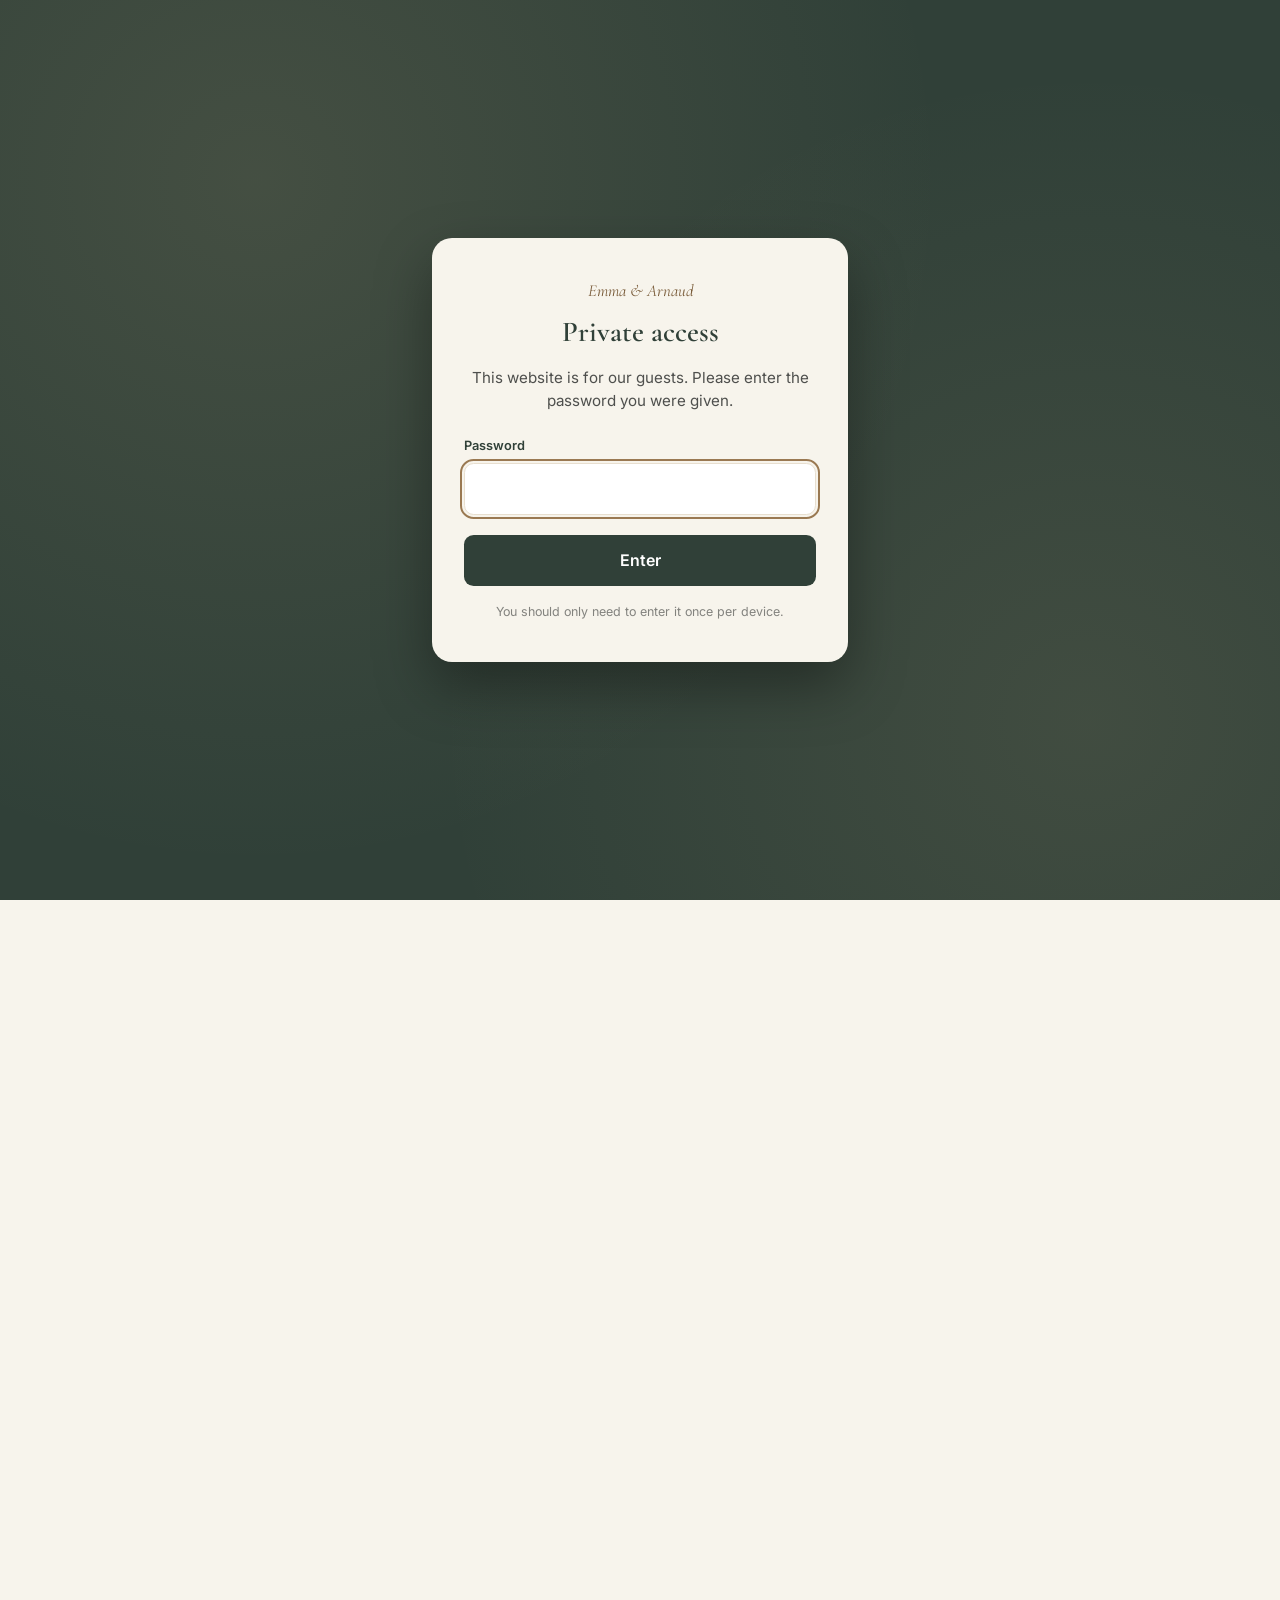
<file: hebergements-liste.html>
<!doctype html>
<html lang="fr" data-alt-en="en/hebergements-liste.html">
<head>
  <meta charset="utf-8">
  <meta name="viewport" content="width=device-width, initial-scale=1">
  <title>Hébergements à proximité — Emma &amp; Arnaud</title>
  <meta name="description" content="Liste d’hébergements à proximité de l’Orangerie du Moulin, recommandés pour le mariage d’Emma &amp; Arnaud.">
  <meta name="robots" content="noindex, nofollow">
  <link rel="alternate" hreflang="fr" href="https://emma-arnaud.fr/hebergements-liste.html">
  <link rel="alternate" hreflang="en" href="https://emma-arnaud.fr/en/hebergements-liste.html">
  <!-- Langue : renvoie vers la version anglaise si l'invité l'a choisie (voir js/lang.js) -->
  <script src="js/lang.js"></script>
  <meta name="theme-color" content="#304038">
  <link rel="icon" href="assets/favicon.svg" type="image/svg+xml">

  <meta property="og:type" content="website">
  <meta property="og:locale" content="fr_FR">
  <meta property="og:title" content="Hébergements à proximité — Emma &amp; Arnaud">
  <meta property="og:description" content="Une sélection de gîtes et chambres d’hôtes autour de l’Orangerie du Moulin.">
  <meta property="og:url" content="https://emma-arnaud.fr/hebergements-liste.html">
  <meta property="og:image" content="https://emma-arnaud.fr/assets/img/og.jpg">

  <link rel="preconnect" href="https://fonts.googleapis.com">
  <link rel="preconnect" href="https://fonts.gstatic.com" crossorigin>
  <link href="https://fonts.googleapis.com/css2?family=Cormorant+Garamond:ital,wght@0,500;0,600;0,700;1,500&amp;family=Inter:wght@400;500;600;700&amp;display=swap" rel="stylesheet">
  <link rel="stylesheet" href="css/style.css">
  <script>document.documentElement.classList.add("js");</script>
  <script>
    // Verrou d'accès : ajouté avant le rendu pour éviter tout affichage furtif du contenu.
    (function () {
      try {
        if (window.localStorage.getItem("eaGateUnlocked") !== "1") {
          document.documentElement.classList.add("gate-locked");
        }
      } catch (e) {
        document.documentElement.classList.add("gate-locked");
      }
    })();
  </script>
</head>
<body>

  <!-- ============ Verrou d'accès ============ -->
  <div id="gate-overlay" role="dialog" aria-modal="true" aria-labelledby="gate-title">
    <form id="gate-form" class="gate-card" autocomplete="off">
      <p class="gate-card__eyebrow">Emma &amp; Arnaud</p>
      <h1 id="gate-title" class="gate-card__title">Accès privé</h1>
      <p class="gate-card__text">Ce site est réservé à nos invités. Merci d'indiquer le mot de passe qui vous a été communiqué.</p>
      <label class="gate-card__label" for="gate-password">Mot de passe</label>
      <input class="gate-card__input" type="password" id="gate-password" name="gate-password" autocomplete="off" autocapitalize="off" spellcheck="false" required>
      <p class="gate-card__error" id="gate-error" role="alert" hidden>Mot de passe incorrect. Réessayez.</p>
      <button class="gate-card__submit" type="submit">Entrer</button>
      <p class="gate-card__hint">Vous ne devriez le saisir qu'une seule fois par appareil.</p>
    </form>
  </div>

  <a class="skip-link" href="#contenu">Aller au contenu</a>

  <!-- ============ En-tête ============ -->
  <header class="site-header">
    <div class="site-header__bar">
      <a class="logo" href="index.html" aria-label="Retour à l’accueil">E&amp;A</a>
      <div class="header-actions">
        <a class="header-back" href="index.html#hebergements">&larr; Retour au site</a>
        <nav class="lang-switch" aria-label="Langue / Language">
          <a href="hebergements-liste.html" lang="fr" hreflang="fr" aria-current="true" data-lang-link="fr">FR</a>
          <a href="en/hebergements-liste.html" lang="en" hreflang="en" data-lang-link="en">EN</a>
        </nav>
      </div>
    </div>
  </header>

  <main id="contenu">

    <!-- ============ Intro ============ -->
    <section class="section section--linen">
      <div class="container container--mid">
        <p class="kicker">Préparer votre séjour</p>
        <h1 class="title">Hébergements à proximité</h1>
        <div class="copy stack stay-intro">
          <p>En complément des adresses déjà présentées sur le site, l’Orangerie du Moulin nous a transmis cette liste plus complète de gîtes et chambres d’hôtes des environs, pour tous les groupes, des plus petits aux plus grands.</p>
          <p class="note">Ces hébergements ne sont pas réservés par nos soins : contactez-les directement pour vérifier leurs disponibilités. Les temps de trajet indiqués sont approximatifs, depuis l’Orangerie du Moulin.</p>
        </div>
      </div>
    </section>

    <!-- ============ Liste ============ -->
    <section class="section">
      <div class="container">
        <div class="stay-grid">

          <article class="stay-card">
            <div class="stay-card__head">
              <h2 class="stay-card__name">Le studio d’Egreville</h2>
              <p class="stay-card__capacity"><span>4</span><small>pers.</small></p>
            </div>
            <p class="stay-card__meta">
              <span>10, Rue Jardin, 77620 Egreville</span>
              <a class="link" href="https://www.google.com/maps/search/?api=1&amp;query=10%20Rue%20Jardin%2C%2077620%20Egreville" target="_blank" rel="noopener noreferrer">Voir sur la carte</a>
              <span>9 min de l’Orangerie</span>
            </p>
            <p class="stay-card__desc">Studio indépendant sur la propriété de l’habitant. Portail et jardin privatifs. Au rez-de-chaussée : pièce de vie, cuisine, WC. À l’étage : une chambre avec lit 180, salle de douche, WC, et 2 lits simples 90 sur le palier. Wifi.</p>
            <div class="stay-card__foot">
              <p class="stay-card__price">180&nbsp;€ la nuit <span>(210&nbsp;€ si 4 couchages)</span></p>
              <p class="stay-card__links">
                <span>Chantal</span>
                <a class="link" href="tel:0633348515">06 33 34 85 15</a>
              </p>
            </div>
          </article>

          <article class="stay-card">
            <div class="stay-card__head">
              <h2 class="stay-card__name">Au chant du coq</h2>
              <p class="stay-card__capacity"><span>5</span><small>pers.</small></p>
            </div>
            <p class="stay-card__meta">
              <span>Rue de la Vallée aux Chats, Les Canivelles, 77620 Bransles</span>
              <a class="link" href="https://www.google.com/maps/search/?api=1&amp;query=Rue%20de%20la%20Vall%C3%A9e%20aux%20Chats%2C%20Les%20Canivelles%2C%2077620%20Bransles" target="_blank" rel="noopener noreferrer">Voir sur la carte</a>
              <span>2 min de l’Orangerie</span>
            </p>
            <p class="stay-card__desc">Gîte 5 personnes : 1 chambre avec lit double, 1 chambre avec 2 lits simples, 1 chambre avec 1 lit simple.</p>
            <div class="stay-card__foot">
              <p class="stay-card__price">150&nbsp;€ la nuit</p>
              <p class="stay-card__links">
                <span>Paulette et Bernard</span>
                <a class="link" href="tel:0660028607">06 60 02 86 07</a>
              </p>
            </div>
          </article>

          <article class="stay-card">
            <div class="stay-card__head">
              <h2 class="stay-card__name">Gîte des Hoctins</h2>
              <p class="stay-card__capacity"><span>6</span><small>pers.</small></p>
            </div>
            <p class="stay-card__meta">
              <span>1, Chemin des Hoctins, 45210 Chevannes</span>
              <a class="link" href="https://www.google.com/maps/search/?api=1&amp;query=1%20Chemin%20des%20Hoctins%2C%2045210%20Chevannes" target="_blank" rel="noopener noreferrer">Voir sur la carte</a>
              <span>7 min de l’Orangerie</span>
            </p>
            <p class="stay-card__desc">Au rez-de-chaussée : 1 salle d’eau avec WC, 1 chambre avec lit 140. À l’étage : 2 chambres (une avec lit 140, l’autre avec 2 lits 90), salle d’eau et WC séparés.</p>
            <div class="stay-card__foot">
              <p class="stay-card__price">À partir de 60&nbsp;€ la nuit</p>
              <p class="stay-card__links">
                <span>Béatrice &amp; Jean-Pierre Perdereau</span>
                <a class="link" href="tel:0683219714">06 83 21 97 14</a>
                <a class="link" href="tel:0682268747">06 82 26 87 47</a>
              </p>
            </div>
          </article>

          <article class="stay-card">
            <div class="stay-card__head">
              <h2 class="stay-card__name">Les Plumes de Vallombreuse</h2>
              <p class="stay-card__capacity"><span>6</span><small>pers.</small></p>
            </div>
            <p class="stay-card__meta">
              <span>3 Rue du Bois Maréchal, Bransles</span>
              <a class="link" href="https://www.google.com/maps/search/?api=1&amp;query=3%20Rue%20du%20Bois%20Mar%C3%A9chal%2C%20Bransles" target="_blank" rel="noopener noreferrer">Voir sur la carte</a>
              <span>2 min de l’Orangerie</span>
            </p>
            <p class="stay-card__desc">Gîte 6 personnes, ou chambres d’hôtes : 1 chambre (lit double + lit d’appoint) et 1 chambre (2 lits simples).</p>
            <div class="stay-card__foot">
              <p class="stay-card__price">180&nbsp;€ la nuit (gîte) · 90&nbsp;€ la nuit (chambre d’hôtes)</p>
              <p class="stay-card__links">
                <span>Hélène</span>
                <a class="link" href="tel:0775217781">07 75 21 77 81</a>
              </p>
            </div>
          </article>

          <article class="stay-card">
            <div class="stay-card__head">
              <h2 class="stay-card__name">Le Moulin du Mez</h2>
              <p class="stay-card__capacity"><span>6</span><small>pers.</small></p>
            </div>
            <p class="stay-card__meta">
              <span>Le Moulin du Mez, 45680 Dordives</span>
              <a class="link" href="https://www.google.com/maps/search/?api=1&amp;query=Le%20Moulin%20du%20Mez%2C%2045680%20Dordives" target="_blank" rel="noopener noreferrer">Voir sur la carte</a>
              <span>5 min de l’Orangerie</span>
            </p>
            <p class="stay-card__desc">3 lits doubles, 2 salles de bain.</p>
            <div class="stay-card__foot">
              <p class="stay-card__price">2 nuits min. : 450&nbsp;€ · 3 nuits : 520&nbsp;€</p>
              <p class="stay-card__links">
                <span>Florence</span>
                <a class="link" href="tel:0615160757">06 15 16 07 57</a>
                <a class="link" href="mailto:fderaeve@yahoo.fr">fderaeve@yahoo.fr</a>
              </p>
            </div>
          </article>

          <article class="stay-card">
            <div class="stay-card__head">
              <h2 class="stay-card__name">L’Allée du Quatre</h2>
              <p class="stay-card__capacity"><span>14</span><small>pers.</small></p>
            </div>
            <p class="stay-card__meta">
              <span>4, Rue du 21 Août, 77460 Souppes-sur-Loing</span>
              <a class="link" href="https://www.google.com/maps/search/?api=1&amp;query=4%20Rue%20du%2021%20Ao%C3%BBt%2C%2077460%20Souppes-sur-Loing" target="_blank" rel="noopener noreferrer">Voir sur la carte</a>
              <span>13 min de l’Orangerie</span>
            </p>
            <p class="stay-card__desc">Studio + longère, 10 à 14 personnes maximum, 4 pièces de couchage dont un dortoir familial de 6 places.</p>
            <div class="stay-card__foot">
              <p class="stay-card__price">830&nbsp;€ les 2 nuits</p>
              <p class="stay-card__links">
                <span>Marie-Juliette et Georges Vellien</span>
                <a class="link" href="tel:0650660346">06 50 66 03 46</a>
              </p>
            </div>
          </article>

          <article class="stay-card">
            <div class="stay-card__head">
              <h2 class="stay-card__name">La Grange des Blins</h2>
              <p class="stay-card__capacity"><span>14</span><small>pers.</small></p>
            </div>
            <p class="stay-card__meta">
              <span>4 Les Blins, 89150 Jouy</span>
              <a class="link" href="https://www.google.com/maps/search/?api=1&amp;query=4%20Les%20Blins%2C%2089150%20Jouy" target="_blank" rel="noopener noreferrer">Voir sur la carte</a>
              <span>18 à 23 min de l’Orangerie</span>
            </p>
            <p class="stay-card__desc">3 chambres (chacune avec lit double, lit simple et salle de bain indépendante), un gîte pour 3 personnes avec cuisine, et le « grenier » — un espace indépendant avec une chambre double.</p>
            <div class="stay-card__foot">
              <p class="stay-card__price">70 à 90&nbsp;€ la nuit</p>
              <p class="stay-card__links">
                <span>Bruno</span>
                <a class="link" href="tel:0386975619">03 86 97 56 19</a>
                <a class="link" href="tel:0683560767">06 83 56 07 67</a>
              </p>
            </div>
          </article>

          <article class="stay-card">
            <div class="stay-card__head">
              <h2 class="stay-card__name">Le Moulin de Madame</h2>
              <p class="stay-card__capacity"><span>18</span><small>pers.</small></p>
            </div>
            <p class="stay-card__meta">
              <span>Bransles</span>
              <a class="link" href="https://www.google.com/maps/search/?api=1&amp;query=Le%20Moulin%20de%20Madame%2C%20Bransles" target="_blank" rel="noopener noreferrer">Voir sur la carte</a>
              <span>5 min de l’Orangerie</span>
            </p>
            <p class="stay-card__desc">4 chambres (5 lits) + 1 canapé convertible = 8 personnes ; gîte loué avec son ensemble, 280&nbsp;€ + 150&nbsp;€ de ménage. Au sein du moulin : 3 chambres avec lits doubles + 1 dortoir de 4 lits (90), 3 salles de bain, 400&nbsp;€ + 200&nbsp;€ de ménage.</p>
            <div class="stay-card__foot">
              <p class="stay-card__price">Env. 1&nbsp;700&nbsp;€ les 2 nuits</p>
              <p class="stay-card__links">
                <span>Catherine et Philippe Bauwens</span>
                <a class="link" href="tel:0610424619">06 10 42 46 19</a>
                <a class="link" href="mailto:p.bauwens@orange.fr">p.bauwens@orange.fr</a>
              </p>
            </div>
          </article>

          <article class="stay-card">
            <div class="stay-card__head">
              <h2 class="stay-card__name">Au Domaine des Roses</h2>
              <p class="stay-card__capacity"><span>20</span><small>pers.</small></p>
            </div>
            <p class="stay-card__meta">
              <span>6 Rue du Marais Brûlé, 77460 Souppes-sur-Loing</span>
              <a class="link" href="https://www.google.com/maps/search/?api=1&amp;query=6%20Rue%20du%20Marais%20Br%C3%BBl%C3%A9%2C%2077460%20Souppes-sur-Loing" target="_blank" rel="noopener noreferrer">Voir sur la carte</a>
              <span>13 min de l’Orangerie</span>
            </p>
            <p class="stay-card__desc">5 chambres, jusqu’à 3 ou 4 personnes par chambre.</p>
            <div class="stay-card__foot">
              <p class="stay-card__price">68 à 129&nbsp;€ avec petit-déjeuner</p>
              <p class="stay-card__links">
                <span>Pascal</span>
                <a class="link" href="tel:0160550981">01 60 55 09 81</a>
                <a class="link" href="tel:0607047146">06 07 04 71 46</a>
              </p>
            </div>
          </article>

          <article class="stay-card">
            <div class="stay-card__head">
              <h2 class="stay-card__name">Le Gîte de groupe — Le Gué aux Filles</h2>
              <p class="stay-card__capacity"><span>50</span><small>pers.</small></p>
            </div>
            <p class="stay-card__meta">
              <span>18 Route du Moulin Neuf, 45210 Chevannes</span>
              <a class="link" href="https://www.google.com/maps/search/?api=1&amp;query=18%20Route%20du%20Moulin%20Neuf%2C%2045210%20Chevannes" target="_blank" rel="noopener noreferrer">Voir sur la carte</a>
              <span>7 min de l’Orangerie</span>
            </p>
            <p class="stay-card__desc">9 chambres (2, 2, 2, 3, 3, 3, 3, 3 et 4 personnes), 1 duplex (2, 2 et 4 personnes), 2 dortoirs (9 et 8 personnes).</p>
            <div class="stay-card__foot">
              <p class="stay-card__price">3&nbsp;120&nbsp;€ les 2 nuits</p>
              <p class="stay-card__links">
                <span>Christophe</span>
                <a class="link" href="tel:0776724281">07 76 72 42 81</a>
              </p>
            </div>
          </article>

        </div>

        <p class="note stay-footnote"> </p>
      </div>
    </section>
  </main>

  <!-- ============ Pied de page ============ -->
  <footer class="site-footer">
    <div class="site-footer__inner">
      <div>
        <p class="site-footer__names">Emma &amp; Arnaud</p>
        <p class="site-footer__meta">31 juillet 2027 · L’Orangerie du Moulin · Bransles</p>
      </div>
      <div>
        <a class="link link--light" href="index.html#hebergements">&larr; Retour au site</a>
      </div>
    </div>
  </footer>

  <script src="js/gate.js"></script>
</body>
</html>
</file>
<file: css/style.css>
/* ==========================================================================
   Site de mariage — Emma & Arnaud
   Sommaire : 1. Variables · 2. Base · 3. Composants · 4. En-tête · 5. Accueil
              6. Sections · 7. Carte · 8. Formulaire · 9. Pied de page & divers
   ========================================================================== */

/* 1. Variables ------------------------------------------------------------ */
:root {
  --ivory: #f7f4ec;
  --linen: #e8dfcf;
  --sage: #87917b;
  --forest: #304038;
  --forest-deep: #1d2922;
  --bronze: #9a7952;        /* décors, filets */
  --bronze-text: #7a5c3a;   /* texte sur fond clair (contraste AA) */
  --gold: #d7ba8c;          /* texte sur fond forêt */
  --ink: #252726;
  --charcoal: #202221;
  --muted: #536053;
  --copy: #465047;
  --line: rgba(48, 64, 56, .18);

  --serif: "Cormorant Garamond", Georgia, "Times New Roman", serif;
  --sans: Inter, system-ui, -apple-system, "Segoe UI", Roboto, sans-serif;

  --header-h: 4.25rem;
  --pad-x: clamp(1.25rem, 4vw, 2.5rem);
  --section-y: clamp(4.5rem, 10vw, 9rem);

  interpolate-size: allow-keywords; /* animation d'ouverture des questions (navigateurs récents) */
}

/* 2. Base ----------------------------------------------------------------- */
*, *::before, *::after { box-sizing: border-box; }
html { scroll-behavior: smooth; -webkit-text-size-adjust: 100%; }
body {
  margin: 0;
  background: var(--ivory);
  color: var(--ink);
  font-family: var(--sans);
  line-height: 1.6;
  overflow-x: clip;
}
img { display: block; max-width: 100%; }
h1, h2, h3, p, ul, ol, figure, address { margin: 0; }
ul, ol { padding: 0; list-style: none; }
a { color: inherit; text-decoration: none; }
address { font-style: normal; }
button, input, textarea { font: inherit; color: inherit; }
button { cursor: pointer; background: none; border: 0; padding: 0; }
fieldset { border: 0; margin: 0; padding: 0; min-width: 0; }
legend { padding: 0; }
[hidden] { display: none !important; }
section[id] { scroll-margin-top: var(--header-h); }

:focus-visible { outline: 2px solid var(--bronze); outline-offset: 3px; }
.section--forest :focus-visible,
.site-footer :focus-visible,
.hero :focus-visible { outline-color: var(--gold); }

.skip-link {
  position: absolute; left: 1rem; top: -4rem; z-index: 100;
  background: var(--forest); color: #fff; padding: .7rem 1rem; transition: top .2s;
}
.skip-link:focus { top: 1rem; }

.icon {
  width: 1.25rem; height: 1.25rem; flex: none;
  fill: none; stroke: currentColor; stroke-width: 2; stroke-linecap: round; stroke-linejoin: round;
}
img.is-broken { visibility: hidden; } /* image manquante : on laisse voir le dégradé de repli */

/* 3. Composants ----------------------------------------------------------- */
.container { max-width: 80rem; margin-inline: auto; }
.container--mid { max-width: 72rem; }
.container--narrow { max-width: 56rem; }
.center { text-align: center; }

.section { padding: var(--section-y) var(--pad-x); }
.section--linen { background: var(--linen); }
.section--forest { background: var(--forest); color: var(--ivory); }

.kicker {
  margin-bottom: 1.25rem;
  font-size: .72rem; font-weight: 700; letter-spacing: .18em; text-transform: uppercase;
  color: var(--bronze-text);
}
.section--forest .kicker, .site-footer .kicker { color: var(--gold); }

.title {
  font-family: var(--serif); font-weight: 600;
  font-size: clamp(2.6rem, 5.5vw, 4.75rem);
  line-height: 1; letter-spacing: -.02em;
  color: var(--forest);
  text-wrap: balance;
}
.section--forest .title { color: var(--ivory); }

.copy { font-size: 1.05rem; line-height: 1.85; color: var(--copy); max-width: 42rem; }
.section--forest .copy { color: #e5e3d8; }
.stack > * + * { margin-top: 1.25rem; }
.title + .copy, .title + .stack { margin-top: 2.25rem; }
.center .copy { margin-inline: auto; }
.note { font-size: .9rem; line-height: 1.7; color: #6e5848; }
.signature { font-family: var(--serif); font-style: italic; font-size: 1.7rem; line-height: 1.3; color: var(--forest); }

.link { color: inherit; text-decoration: underline; text-underline-offset: .25em; text-decoration-thickness: 1px; }
.link:hover { color: var(--bronze-text); }
.link--light:hover { color: var(--gold); }

.btn {
  display: inline-flex; align-items: center; justify-content: center; gap: .65rem;
  min-height: 2.9rem; padding: .8rem 1.25rem;
  font-size: .74rem; font-weight: 700; letter-spacing: .12em; text-transform: uppercase; text-align: center;
  border: 1px solid transparent;
  transition: background-color .2s, color .2s, border-color .2s;
}
.btn--solid { background: var(--forest); color: #fff; }
.btn--solid:hover { background: var(--forest-deep); }
.btn--outline { border-color: currentColor; color: var(--forest); }
.btn--outline:hover { background: var(--forest); border-color: var(--forest); color: #fff; }
.btn--light { background: var(--ivory); color: var(--forest); margin-top: 2.5rem; }
.btn--light:hover { background: #fff; }
.btn--ghost-light { border-color: var(--ivory); color: var(--ivory); }
.btn--ghost-light:hover { background: var(--ivory); color: var(--forest); }
.btn:disabled { opacity: .6; cursor: not-allowed; }

.actions { margin-top: 3.5rem; display: flex; flex-wrap: wrap; gap: .75rem; }

/* 4. En-tête -------------------------------------------------------------- */
.site-header {
  position: fixed; inset: 0 0 auto 0; z-index: 50;
  background: rgba(247, 244, 236, .92);
  -webkit-backdrop-filter: blur(10px); backdrop-filter: blur(10px);
  border-bottom: 1px solid rgba(48, 64, 56, .08);
}
.site-header__bar {
  display: flex; align-items: center; justify-content: space-between; gap: 1rem;
  max-width: 80rem; min-height: var(--header-h); margin-inline: auto; padding: 0 var(--pad-x);
}
.logo { font-family: var(--serif); font-size: 1.7rem; font-weight: 600; letter-spacing: -.01em; color: var(--forest); }

.site-nav { display: none; }
.site-nav ul { display: flex; align-items: center; gap: 1.35rem; }
.site-nav a, .mobile-menu a {
  font-size: .72rem; letter-spacing: .12em; text-transform: uppercase; white-space: nowrap;
  color: #384139; transition: color .2s;
}
.site-nav a:hover, .mobile-menu a:hover,
.site-nav a[aria-current], .mobile-menu a[aria-current] { color: var(--bronze-text); }
.site-nav a[aria-current], .mobile-menu a[aria-current] { text-decoration: underline; text-underline-offset: .4em; text-decoration-thickness: 1px; }

.menu-toggle { display: grid; place-items: center; width: 2.75rem; height: 2.75rem; margin-right: -.5rem; color: var(--forest); }

.mobile-menu {
  display: grid; grid-template-rows: 0fr; visibility: hidden; background: var(--ivory);
  transition: grid-template-rows .3s ease, visibility 0s .3s;
}
.mobile-menu.is-open { grid-template-rows: 1fr; visibility: visible; transition-delay: 0s; }
.mobile-menu > div { min-height: 0; overflow: hidden; }
.mobile-menu ul {
  display: grid; grid-template-columns: 1fr 1fr; gap: .25rem 1.25rem;
  padding: 1rem var(--pad-x) 1.5rem; border-top: 1px solid rgba(48, 64, 56, .1);
}
.mobile-menu a { display: block; padding: .7rem 0; }

@media (min-width: 1024px) {
  .site-nav { display: block; }
  .menu-toggle, .mobile-menu { display: none; }
}

/* 5. Accueil -------------------------------------------------------------- */
.hero {
  position: relative; isolation: isolate; color: #fff;
  min-height: 100vh; min-height: 100svh;
  display: flex; flex-direction: column; justify-content: flex-end;
}
.hero__fallback { position: absolute; inset: 0; z-index: -3; background: linear-gradient(135deg, #66745f, #c7b69c 52%, #445045); }
.hero__media { position: absolute; inset: 0; z-index: -2; }
.hero__media img { width: 100%; height: 100%; object-fit: cover; }
.hero__overlay {
  position: absolute; inset: 0; z-index: -1;
  background:
    linear-gradient(0deg, rgba(20, 27, 22, .5), rgba(20, 27, 22, 0) 55%),
    linear-gradient(90deg, rgba(20, 27, 22, .58), rgba(20, 27, 22, .12) 65%, rgba(20, 27, 22, .26));
}
.hero__content {
  width: 100%; max-width: 80rem; margin-inline: auto;
  padding: calc(var(--header-h) + 3rem) var(--pad-x) clamp(2.5rem, 6vw, 4.5rem);
}
.hero__title {
  font-family: var(--serif); font-weight: 600;
  font-size: clamp(3.8rem, 10vw, 8.5rem); line-height: .92; letter-spacing: -.02em;
  max-width: 9em; text-wrap: balance;
}
.hero__lead { margin-top: 1.25rem; font-family: var(--serif); font-style: italic; font-weight: 500; font-size: clamp(1.5rem, 3vw, 1.9rem); letter-spacing: .03em; }
.hero__meta {
  display: grid; gap: .25rem; max-width: 34rem; margin-top: 2.25rem; padding-left: 1.25rem;
  border-left: 1px solid rgba(255, 255, 255, .6); font-size: 1rem;
}
.hero__meta time { font-weight: 600; }

.countdown { display: flex; flex-wrap: wrap; gap: 1.25rem; margin-top: 2.25rem; }
.countdown--done { font-family: var(--serif); font-size: 1.6rem; font-style: italic; }
.countdown__item { min-width: 4.5rem; padding-left: 1rem; border-left: 1px solid rgba(255, 255, 255, .5); }
.countdown__num { display: block; font: 600 2.2rem/1 var(--serif); font-variant-numeric: tabular-nums; }
.countdown__label { display: block; margin-top: .3rem; font-size: .68rem; letter-spacing: .16em; text-transform: uppercase; }

@media (max-width: 767px) {
  .hero { min-height: max(40rem, 100svh); }
  .countdown { gap: .9rem; }
  .countdown__item { min-width: 3.5rem; padding-left: .7rem; }
  .countdown__num { font-size: 1.8rem; }
}

/* 6. Sections ------------------------------------------------------------- */

/* Bienvenue */
.welcome { display: grid; gap: 3.5rem; align-items: center; }
.photos { position: relative; display: grid; gap: 1rem; }
.photos::before {
  content: ""; position: absolute; z-index: 0; left: -1rem; top: -1rem; width: 7rem; height: 7rem;
  border: 1px solid var(--bronze);
}
.photos figure { position: relative; z-index: 1; overflow: hidden; background: linear-gradient(135deg, #d9ddcf, var(--linen)); }
.photos img { width: 100%; height: 100%; object-fit: cover; object-position: center; }
.photos__main { height: 27rem; }
.photos figure:not(.photos__main) { height: 15.5rem; }

@media (min-width: 640px) {
  .photos { grid-template-columns: 1.35fr .85fr; grid-template-rows: 1fr 1fr; height: 43rem; }
  .photos__main { grid-row: span 2; height: auto; }
  .photos figure:not(.photos__main) { height: auto; }
}
@media (min-width: 1024px) {
  .welcome { grid-template-columns: 5fr 7fr; gap: 5rem; }
}

/* Le week-end */
.days { display: grid; gap: 3.5rem; margin-top: 4rem; }
.day__date { font-size: .74rem; font-weight: 700; letter-spacing: .16em; text-transform: uppercase; color: #6e5848; }
.timeline { display: grid; gap: 1.75rem; margin-top: 1.75rem; border-left: 1px solid var(--line); }
.timeline__item { position: relative; padding-left: 2rem; }
.timeline__item::before {
  content: ""; position: absolute; left: -5px; top: .6rem; width: 9px; height: 9px; border-radius: 50%; background: var(--bronze);
}
.timeline__time { font-weight: 700; }
.timeline__title { margin-top: .15rem; font-family: var(--serif); font-size: 1.75rem; line-height: 1.15; color: var(--forest); }
.timeline__note { margin-top: .5rem; font-size: .92rem; line-height: 1.7; color: var(--muted); }
.timeline__time + .timeline__note { margin-top: .25rem; }

@media (min-width: 1024px) {
  .days { grid-template-columns: repeat(3, 1fr); gap: 0; }
  .day { padding-inline: 2.5rem; border-left: 1px solid rgba(48, 64, 56, .15); }
  .day:first-child { padding-left: 0; border-left: 0; }
  .day:last-child { padding-right: 0; }
}

/* Informations pratiques */
.infos { display: grid; gap: 3rem; }
.faq { border-bottom: 1px solid var(--line); }
.faq:first-child { border-top: 1px solid var(--line); }
.faq summary {
  display: flex; align-items: center; justify-content: space-between; gap: 1rem;
  padding: 1.25rem 0; cursor: pointer; list-style: none;
  font-family: var(--serif); font-size: clamp(1.3rem, 2.4vw, 1.55rem); line-height: 1.2; color: var(--forest);
}
.faq summary::-webkit-details-marker { display: none; }
.faq summary .icon { transition: transform .2s; }
.faq[open] summary .icon { transform: rotate(45deg); }
.faq__body { display: grid; justify-items: start; gap: 1rem; max-width: 42rem; padding-bottom: 1.5rem; font-size: .96rem; line-height: 1.75; color: var(--muted); }
@supports selector(::details-content) {
  .faq::details-content { block-size: 0; overflow: clip; transition: block-size .28s ease, content-visibility .28s allow-discrete; }
  .faq[open]::details-content { block-size: auto; }
}
@media (min-width: 1024px) {
  .infos { grid-template-columns: 4fr 8fr; gap: 3.5rem; }
}

/* Petite photo d'accompagnement (colonnes de gauche : hébergements, infos) */
.side-photo { margin-top: 2.75rem; max-width: 22rem; }
.side-photo img { width: 100%; aspect-ratio: 4 / 5; object-fit: cover; }
.side-photo figcaption { margin-top: .85rem; font-family: var(--serif); font-style: italic; font-size: .98rem; line-height: 1.4; color: var(--muted); }
.section--forest .side-photo figcaption { color: #d7d4ca; }

/* Photo d'ouverture de la section « Voyage de noces » */
.voyage-photo { margin: 0 auto 2.5rem; max-width: 19rem; }
.voyage-photo img { width: 100%; aspect-ratio: 3 / 4; object-fit: cover; }

/* Cartes (hébergements, région) */
.split { display: grid; gap: 2.5rem; }
.split .copy { max-width: none; }
.intro { max-width: 48rem; }
.cards { display: grid; gap: 1.5rem; margin-top: 4rem; }
.card { display: flex; flex-direction: column; background: #fffdf8; border: 1px solid rgba(48, 64, 56, .12); color: var(--ink); }
.card__media { aspect-ratio: 16 / 10; overflow: hidden; background: linear-gradient(135deg, #d9ddcf, var(--linen)); }
.card__media--short { aspect-ratio: 16 / 9; }
.card__media img { width: 100%; height: 100%; object-fit: cover; filter: saturate(.8) contrast(.98); }
.card__body { display: flex; flex: 1; flex-direction: column; align-items: flex-start; padding: 1.5rem; }
.card__title { font-family: var(--serif); font-size: 1.5rem; font-weight: 600; line-height: 1.2; }
.card__text { margin-top: .85rem; font-size: .92rem; line-height: 1.7; color: var(--muted); }
.card address { margin-bottom: 1.5rem; }
.card .btn { margin-top: auto; }
.card address .link:hover { color: var(--forest); }

@media (min-width: 640px) { .cards--4 { grid-template-columns: repeat(2, 1fr); } }
@media (min-width: 768px) { .cards--3 { grid-template-columns: repeat(3, 1fr); } }
@media (min-width: 1024px) {
  .split { grid-template-columns: 5fr 7fr; gap: 5rem; }
  .cards--4 { grid-template-columns: repeat(4, 1fr); }
}

/* Voyage de noces */
#voyage .btn { margin-top: 3rem; }

/* Galerie */
.gallery-empty { margin-top: 3rem; padding-top: 2.5rem; border-top: 1px solid rgba(247, 244, 236, .3); max-width: 36rem; color: #dcd9cf; }
.gallery-empty__title { margin-bottom: 1.25rem; font-family: var(--serif); font-style: italic; font-size: clamp(1.9rem, 4vw, 2.5rem); line-height: 1.15; color: var(--ivory); }
.gallery { display: grid; grid-template-columns: 1fr 1fr; gap: 1rem; margin-top: 3rem; }
.gallery__item { aspect-ratio: 4 / 3; overflow: hidden; background: rgba(247, 244, 236, .08); }
.gallery__item img { width: 100%; height: 100%; object-fit: cover; transition: transform .4s ease; }
.gallery__item:hover img { transform: scale(1.03); }
@media (min-width: 768px) { .gallery { grid-template-columns: repeat(3, 1fr); } }

/* Apparition douce des blocs (uniquement si JavaScript est actif) */
.js .reveal { opacity: 0; transform: translateY(16px); transition: opacity .7s ease, transform .7s ease; }
.js .reveal.is-visible { opacity: 1; transform: none; }

/* 7. Carte ---------------------------------------------------------------- */
.map-block { display: grid; gap: 2rem; margin-top: 5rem; }
.map-panel { position: relative; isolation: isolate; height: 31rem; overflow: hidden; background: #d9ddcf; }
#weekend-map { width: 100%; height: 100%; }
.map-legend {
  position: absolute; z-index: 500; top: .75rem; right: .75rem; max-width: calc(100% - 1.5rem);
  padding: 1rem; background: rgba(247, 244, 236, .96); color: var(--forest); box-shadow: 0 8px 24px rgba(42, 48, 39, .14);
}
.map-legend__title { font-family: var(--serif); font-size: 1.25rem; line-height: 1.2; }
.map-legend li { display: flex; align-items: center; gap: .5rem; margin-top: .45rem; font-size: .78rem; }
.dot { display: inline-block; flex: none; width: .7rem; height: .7rem; border-radius: 50%; }
.dot--weekend { background: #304038; }
.dot--lodging { background: #9a7952; }
.leaflet-container { font-family: var(--sans); }

.places { padding: 2rem; border: 1px solid rgba(247, 244, 236, .25); }
.places ul { display: grid; gap: 1.1rem; margin-top: 1.5rem; font-size: .92rem; line-height: 1.6; color: #e5e3d8; }
.places strong { font-weight: 600; color: var(--ivory); }
.places .link { display: inline-block; margin-top: .2rem; font-size: .8rem; color: var(--gold); }

@media (min-width: 1024px) { .map-block { grid-template-columns: 1.3fr .7fr; } }

/* 8. Formulaire RSVP ------------------------------------------------------ */
.rsvp { display: grid; gap: 3.5rem; }
.form {
  display: grid; gap: 2rem; padding: 1.75rem; background: var(--ivory);
  box-shadow: 8px 8px 0 var(--sage); align-content: start;
}
.form__intro { padding-left: 1rem; border-left: 2px solid var(--bronze); font-size: .92rem; line-height: 1.6; color: var(--copy); }
.form__intro strong { color: var(--forest); }
.form__grid { display: grid; gap: 1.5rem 2rem; }
.form__more { display: grid; gap: 2rem; }

.field label, .form legend {
  display: block; margin-bottom: .2rem;
  font-size: .7rem; font-weight: 700; letter-spacing: .11em; text-transform: uppercase; color: var(--muted);
}
.field input, .field textarea {
  display: block; width: 100%; padding: .8rem 0; background: transparent; border: 0; border-radius: 0;
  border-bottom: 1px solid rgba(48, 64, 56, .35); outline: none; font-size: 1rem;
}
.field textarea { min-height: 5rem; resize: vertical; }
.field__optional { font-weight: 400; letter-spacing: 0; text-transform: none; color: var(--muted); }
.field__hint { margin-top: .4rem; font-size: .8rem; color: var(--muted); }
.field input::placeholder { color: #a5a89f; }
.field input:focus, .field textarea:focus { border-color: var(--bronze); box-shadow: 0 1px 0 var(--bronze); }
.field input[aria-invalid="true"] { border-color: #9f3131; }
.field__error { min-height: 1.15rem; padding-top: .25rem; font-size: .8rem; color: #9f3131; }

.choice { display: flex; align-items: flex-start; gap: .7rem; padding: .4rem 0; font-size: .96rem; cursor: pointer; }
.choice input { flex: none; width: 1.1rem; height: 1.1rem; margin: .2rem 0 0; accent-color: var(--forest); }
.choice-row { display: flex; flex-wrap: wrap; gap: 0 1.75rem; }

.form__submit { display: flex; flex-wrap: wrap; align-items: center; gap: 1.25rem; }
.form__status { font-size: .88rem; color: var(--muted); }
.success { padding-left: 1.25rem; border-left: 2px solid var(--bronze); color: var(--muted); font-size: .95rem; }
.success__title { margin-bottom: .4rem; font-family: var(--serif); font-size: 1.9rem; line-height: 1.2; color: var(--forest); }
.hp { position: absolute; left: -9999px; width: 1px; height: 1px; overflow: hidden; }

@media (min-width: 640px) {
  .form { padding: 2.5rem; box-shadow: 14px 14px 0 var(--sage); }
  .form__grid { grid-template-columns: 1fr 1fr; }
  .form__wide { grid-column: 1 / -1; }
}
@media (min-width: 1024px) { .rsvp { grid-template-columns: 5fr 7fr; gap: 5rem; } }

/* 9. Pied de page & divers ------------------------------------------------ */
.site-footer { padding: 3.5rem var(--pad-x); background: var(--charcoal); color: var(--ivory); }
.site-footer__inner { display: grid; gap: 2.5rem; align-items: end; max-width: 80rem; margin-inline: auto; }
.site-footer__names { font-family: var(--serif); font-size: 2.25rem; line-height: 1.1; }
.site-footer__meta { margin-top: .75rem; font-size: .9rem; color: #d7d4ca; }
.share { display: flex; flex-wrap: wrap; align-items: flex-end; gap: 1.75rem; }
.share .kicker { margin-bottom: .75rem; }
.qr { display: inline-block; padding: .5rem; background: var(--ivory); line-height: 0; }
.qr img, .qr canvas { width: 92px; height: 92px; }
@media (min-width: 768px) {
  .site-footer__inner { grid-template-columns: 1fr 1fr; }
  .share { justify-content: flex-end; }
}

.back-top {
  position: fixed; right: 1.25rem; bottom: 1.25rem; z-index: 40;
  display: grid; place-items: center; width: 2.9rem; height: 2.9rem;
  background: var(--forest); color: #fff; box-shadow: 0 6px 18px rgba(0, 0, 0, .2);
  opacity: 0; pointer-events: none; transform: translateY(8px); transition: opacity .25s, transform .25s;
}
.back-top.is-visible { opacity: 1; pointer-events: auto; transform: none; }

.toast {
  position: fixed; left: 50%; bottom: 1.5rem; z-index: 90; max-width: calc(100% - 2rem);
  padding: .8rem 1.1rem; background: #28342c; color: #fff; font-size: .88rem;
  transform: translate(-50%, 150%); transition: transform .3s ease;
}
.toast.is-visible { transform: translate(-50%, 0); }

/* Visionneuse photo */
.lightbox { width: 100%; height: 100%; max-width: none; max-height: none; padding: 0; border: 0; background: transparent; color: #fff; }
.lightbox::backdrop { background: rgba(19, 22, 20, .94); }
.lightbox__stage { position: relative; display: grid; place-items: center; width: 100%; height: 100%; padding: 4rem 1rem 2rem; }
.lightbox__figure { display: grid; justify-items: center; gap: 1rem; max-width: min(56rem, 100%); }
.lightbox__figure img { max-width: 100%; max-height: 78vh; max-height: 78dvh; width: auto; object-fit: contain; }
.lightbox__figure figcaption { font-size: .9rem; text-align: center; }
.lightbox__btn { position: absolute; z-index: 1; display: grid; place-items: center; width: 3rem; height: 3rem; color: #fff; }
.lightbox__close { top: 1rem; right: 1rem; }
.lightbox__prev { left: .5rem; top: 50%; translate: 0 -50%; }
.lightbox__next { right: .5rem; top: 50%; translate: 0 -50%; }
body:has(dialog[open]) { overflow: hidden; }

@media (prefers-reduced-motion: reduce) {
  html { scroll-behavior: auto; }
  *, *::before, *::after { transition-duration: .001ms !important; animation-duration: .001ms !important; }
  .js .reveal { opacity: 1; transform: none; }
}

/* Verrou d'accès ------------------------------------------------------- */
#gate-overlay { display: none; }
html.gate-locked #gate-overlay { display: grid; }
html.gate-locked .skip-link,
html.gate-locked .site-header,
html.gate-locked #contenu,
html.gate-locked .site-footer,
html.gate-locked .back-top { visibility: hidden; }

#gate-overlay {
  position: fixed;
  inset: 0;
  z-index: 500;
  place-items: center;
  padding: 1.5rem;
  background: var(--forest);
  background-image: radial-gradient(circle at 20% 20%, rgba(215, 186, 140, .12), transparent 55%),
    radial-gradient(circle at 85% 80%, rgba(215, 186, 140, .1), transparent 50%);
}

.gate-card {
  width: 100%;
  max-width: 26rem;
  background: var(--ivory);
  border-radius: 1.25rem;
  padding: 2.5rem 2rem;
  text-align: center;
  box-shadow: 0 1.5rem 3.5rem rgba(0, 0, 0, .35);
}

.gate-card--shake { animation: gate-shake .3s linear; }
@keyframes gate-shake {
  0%, 100% { translate: 0 0; }
  25% { translate: -.5rem 0; }
  75% { translate: .5rem 0; }
}

.gate-card__eyebrow {
  font-family: var(--serif); font-style: italic; color: var(--bronze-text);
  font-size: 1.05rem; margin: 0 0 .25rem;
}
.gate-card__title {
  font-family: var(--serif); font-weight: 600; color: var(--forest);
  font-size: 1.8rem; margin: 0 0 .75rem;
}
.gate-card__text {
  color: var(--ink); opacity: .8; font-size: .95rem; line-height: 1.5;
  margin: 0 0 1.5rem;
}
.gate-card__label {
  display: block; text-align: left; font-size: .8rem; font-weight: 600;
  color: var(--forest); margin-bottom: .4rem;
}
.gate-card__input {
  width: 100%; font: inherit; font-size: 1rem; padding: .75rem .9rem;
  border: 1px solid var(--linen); border-radius: .6rem; background: #fff;
  color: var(--ink);
}
.gate-card__input:focus-visible { outline: 2px solid var(--bronze); outline-offset: 2px; }
.gate-card__error {
  color: #a3402f; font-size: .85rem; margin: .6rem 0 0; text-align: left;
}
.gate-card__submit {
  width: 100%; margin-top: 1.25rem; padding: .8rem 1rem; border-radius: .6rem;
  background: var(--forest); color: #fff; font: inherit; font-weight: 600;
  cursor: pointer; transition: background .15s;
}
.gate-card__submit:hover { background: var(--forest-deep); }
.gate-card__hint {
  margin: 1rem 0 0; font-size: .78rem; color: var(--ink); opacity: .55;
}

/* Page « Hébergements à proximité » ------------------------------------ */
.header-back {
  font-size: .72rem; font-weight: 600; letter-spacing: .1em; text-transform: uppercase;
  color: var(--forest); white-space: nowrap;
}
.header-back:hover { color: var(--bronze-text); }

.stay-intro { max-width: 44rem; }

.stay-grid { display: grid; gap: 1.5rem; margin-top: 1rem; }
@media (min-width: 700px) { .stay-grid { grid-template-columns: repeat(2, 1fr); } }
@media (min-width: 1200px) { .stay-grid { grid-template-columns: repeat(3, 1fr); } }

.stay-card {
  display: flex; flex-direction: column; gap: 1rem;
  background: #fffdf8; border: 1px solid var(--line); padding: 1.75rem;
}
.stay-card__head { display: flex; align-items: flex-start; justify-content: space-between; gap: 1rem; }
.stay-card__name {
  font-family: var(--serif); font-weight: 600; font-size: 1.4rem; line-height: 1.2;
  color: var(--forest);
}
.stay-card__capacity {
  flex: none; display: grid; place-items: center; width: 3.2rem; height: 3.2rem;
  border: 1px solid var(--bronze); border-radius: 50%; text-align: center; line-height: 1.05;
}
.stay-card__capacity span { display: block; font-family: var(--serif); font-weight: 600; font-size: 1.05rem; color: var(--bronze-text); }
.stay-card__capacity small { display: block; font-size: .55rem; font-weight: 700; letter-spacing: .05em; text-transform: uppercase; color: var(--bronze-text); }

.stay-card__meta { display: flex; flex-wrap: wrap; gap: .3rem 1rem; font-size: .82rem; color: var(--muted); }
.stay-card__meta .link { text-decoration: underline; text-underline-offset: .2em; }
.stay-card__meta .link:hover { color: var(--bronze-text); }

.stay-card__desc { font-size: .92rem; line-height: 1.7; color: var(--copy); }

.stay-card__foot { margin-top: auto; padding-top: 1rem; border-top: 1px solid var(--line); display: flex; flex-direction: column; gap: .6rem; }
.stay-card__price { font-family: var(--serif); font-weight: 600; font-size: 1.05rem; color: var(--forest); }
.stay-card__price span { font-family: var(--sans); font-weight: 400; font-size: .78rem; color: var(--muted); }
.stay-card__links { display: flex; flex-wrap: wrap; gap: .3rem .9rem; font-size: .8rem; color: var(--muted); }
.stay-card__links .link { text-decoration: underline; text-underline-offset: .2em; }
.stay-card__links .link:hover { color: var(--bronze-text); }

.stay-footnote { margin-top: 3rem; max-width: 44rem; }

/* Sélecteur de langue (FR / EN) ------------------------------------------ */
.header-actions { display: flex; align-items: center; gap: 1rem; flex: none; }
.lang-switch { display: flex; align-items: center; }
.lang-switch a {
  display: inline-block; padding: .4rem .45rem;
  font-size: .72rem; font-weight: 600; letter-spacing: .12em;
  color: var(--muted); transition: color .2s;
}
.lang-switch a + a { border-left: 1px solid var(--line); }
.lang-switch a:hover { color: var(--bronze-text); }
.lang-switch a[aria-current] {
  color: var(--forest);
  text-decoration: underline; text-underline-offset: .4em; text-decoration-thickness: 1px;
}
@media (min-width: 1024px) {
  .site-nav { margin-left: auto; }
  .header-actions { margin-left: .75rem; }
}
@media (min-width: 1024px) and (max-width: 1279px) {
  .site-nav ul { gap: .7rem; }
  .site-nav a { letter-spacing: .04em; }
  .header-actions { margin-left: .5rem; }
}
</file>
